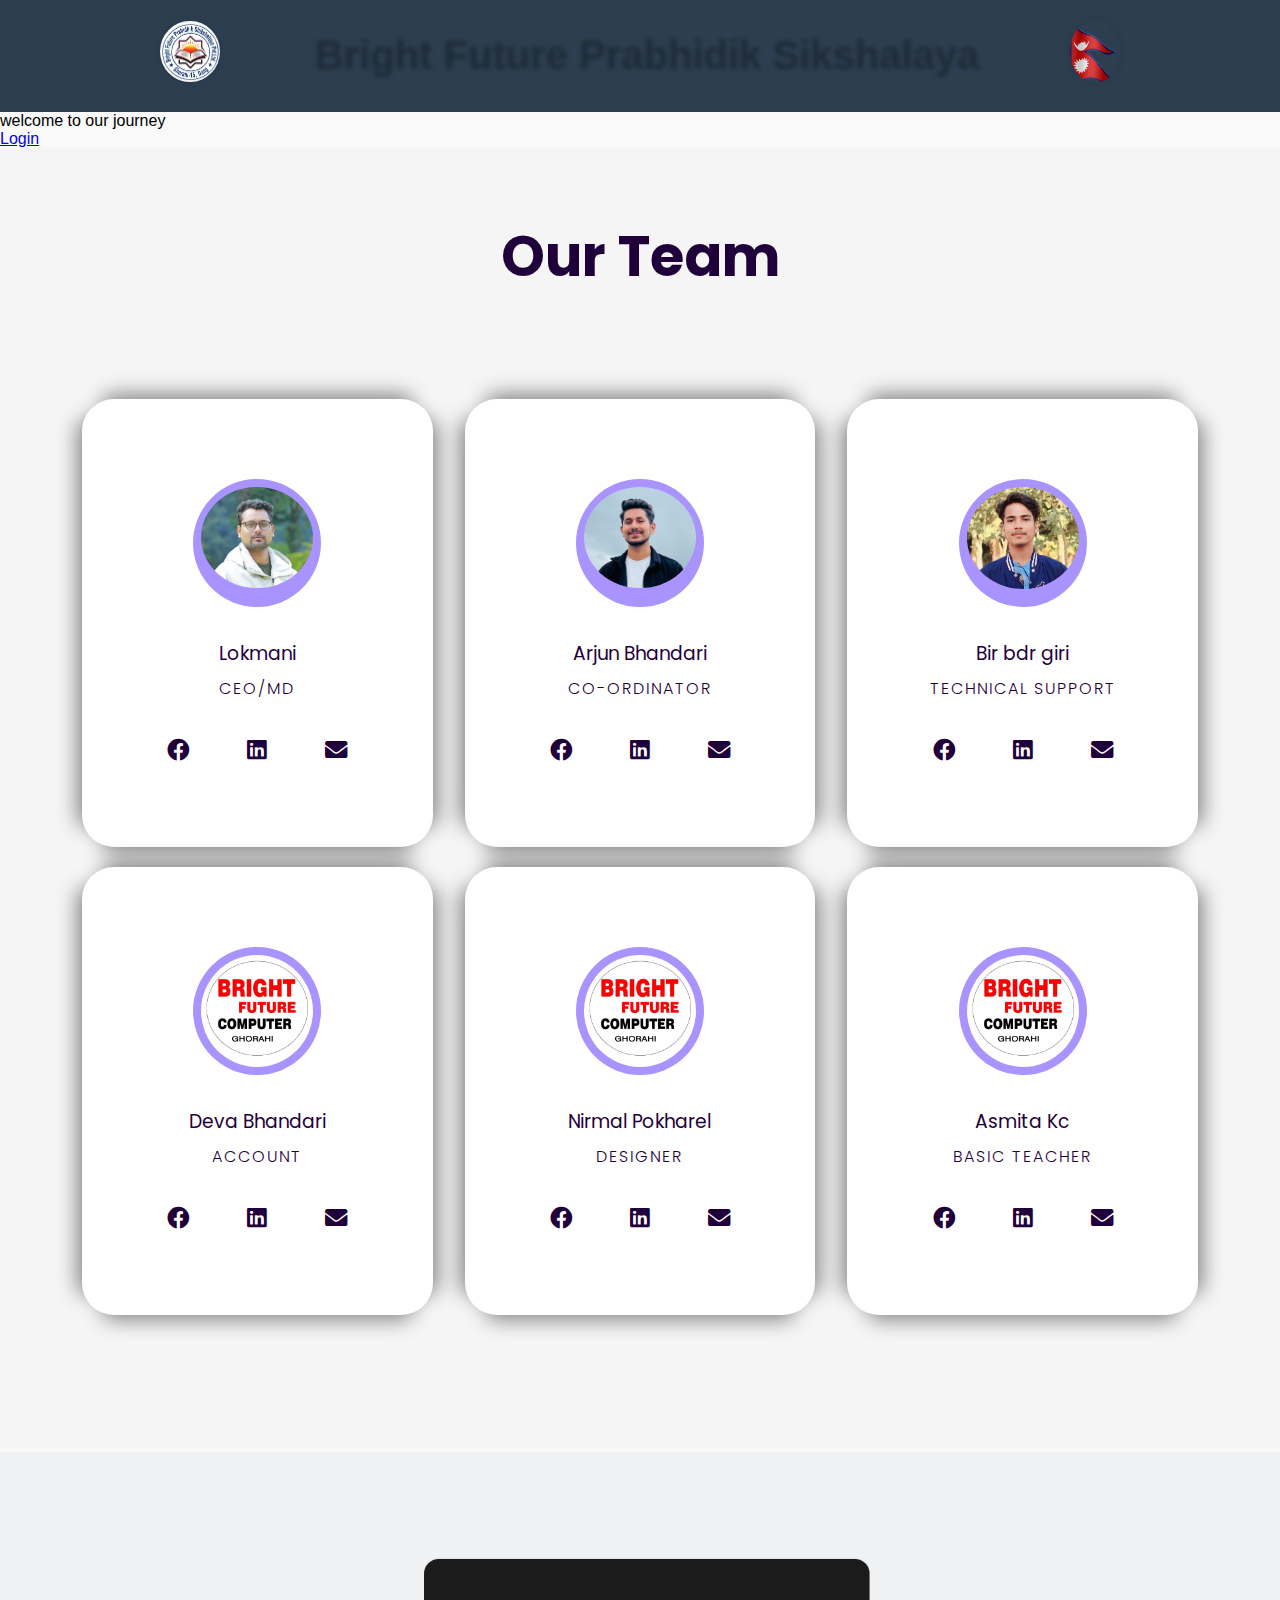
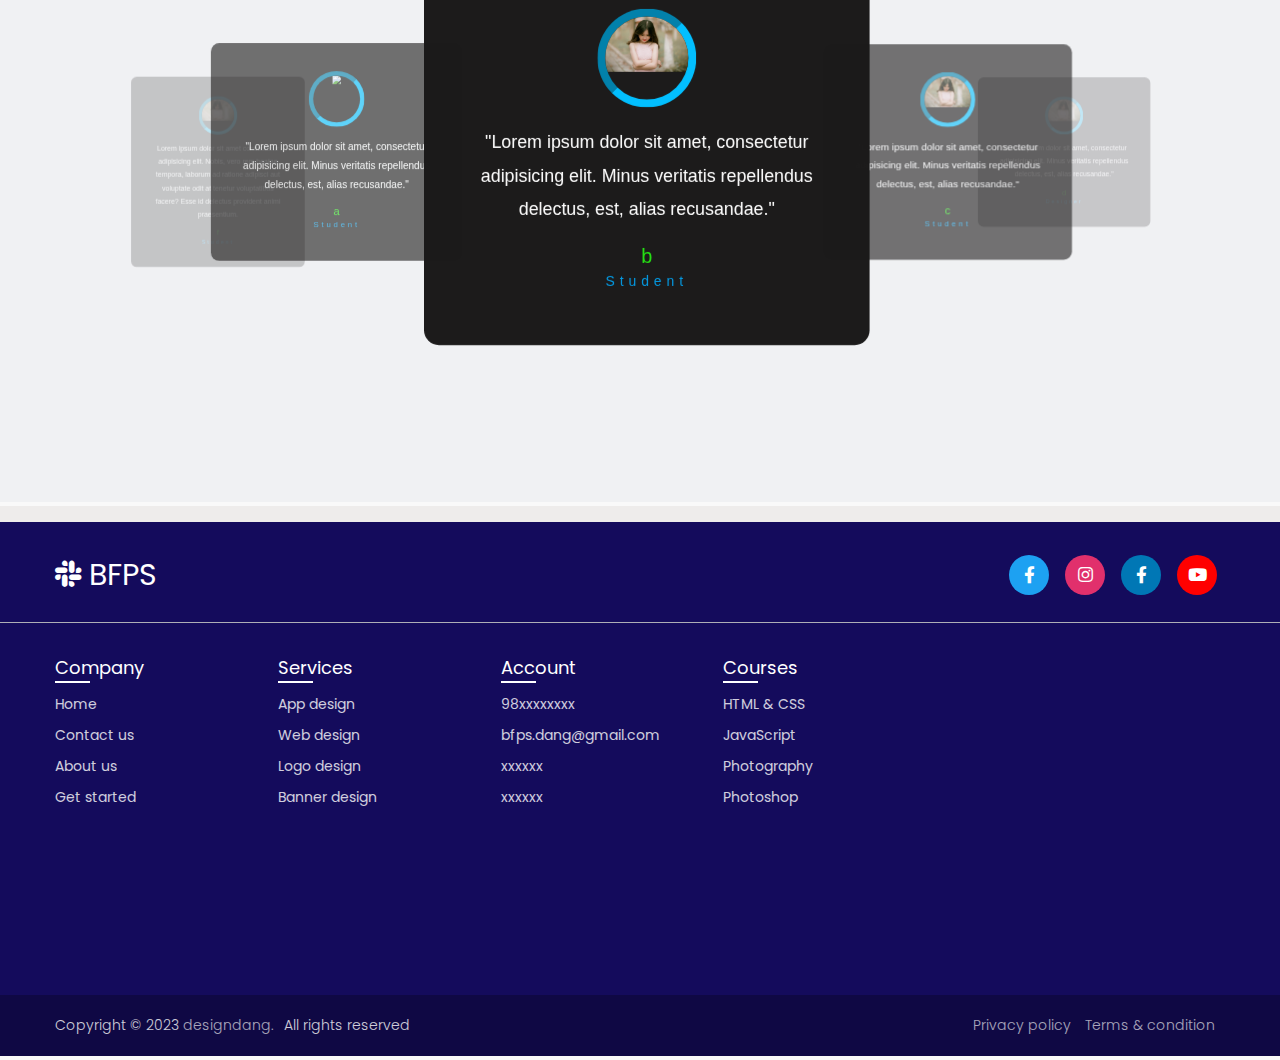
<file: index.html>
<!DOCTYPE html>
<html lang="en">
<head>
    <meta charset="UTF-8">
    <meta name="viewport" content="width=device-width, initial-scale=1.0">
    <title>BFPS</title>
    <link rel="stylesheet" href="css/style.css">
    <link rel="icon" href="assets/img/logo.jpg">
</head>
<body>
    <div class="container-fluid">
        <div class="container ">
            <div class="logo">
                <img src="assets/img/logo.jpg" alt="logo">
            </div>
            <h1><b>Bright Future Prabhidik Sikshalaya</b></h1>
            <div class="flag">
                <img src="assets/img/flag-nepal.gif" alt="flag">
                
            </div>
        </div>
        <div class="container text-center">
            <p id="currentDate"></p> <!-- Date appears first -->
            <p id="currentTime"></p> <!-- Time appears second -->
        </div>
    </div>

    <p>welcome to our journey</p>
    <!-- our login is available in NAV bar  -->
    <a href="login/login.html">Login</a>
    <div class="message_ceo">
        <p><strong></strong></p>
    </div>
    <object data="our team/our team.html" type="text/html" height="1300px" width="100%"></object>
    <object data="review/reviem.html" type="text/html" height="650px" width="100%"></object>
    <object data="footer/index.html" type="text/html" height="550px" width="100%"></object>
    <script src="main.js"></script>
</body>
</html>
</file>
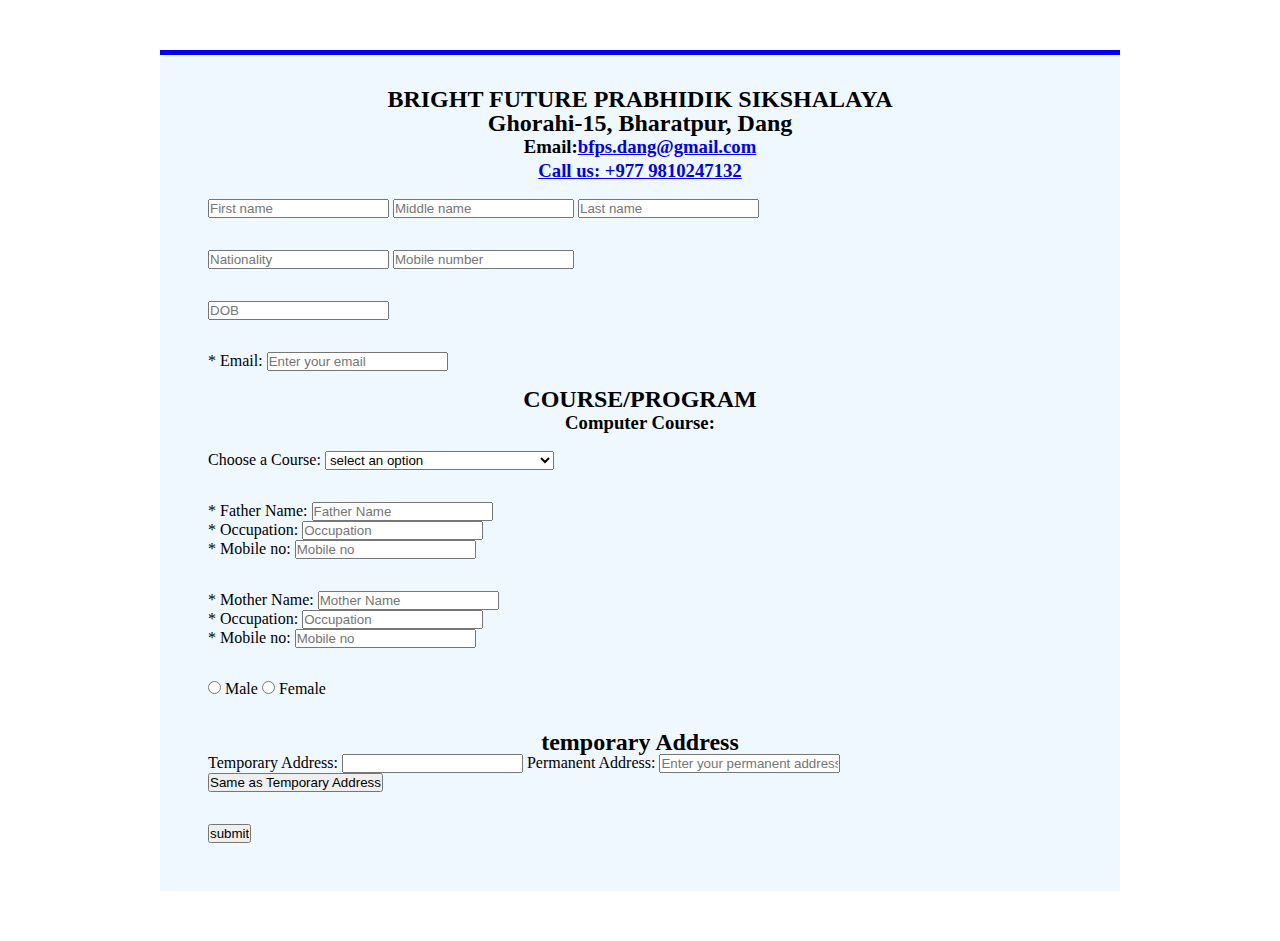
<file: form.html>
<!DOCTYPE html>
<html lang="en">
<head>
    <meta charset="UTF-8">
    <meta name="viewport" content="width=device-width, initial-scale=1.0">
    <title>Form</title>
    <link rel="stylesheet" type="text/css" href="css/form_css.css">
    <link rel="stylesheet" href="https://cdnjs.cloudflare.com/ajax/libs/font-awesome/6.5.1/css/all.min.css" integrity="sha512-DTOQO9RWCH3ppGqcWaEA1BIZOC6xxalwEsw9c2QQeAIftl+Vegovlnee1c9QX4TctnWMn13TZye+giMm8e2LwA==" crossorigin="anonymous" referrerpolicy="no-referrer" />
</head>
<body>
    <div class="container">
        <h2><strong>BRIGHT FUTURE PRABHIDIK SIKSHALAYA
            <br>Ghorahi-15, Bharatpur, Dang    
        </strong></h2>
        <h3>Email:<a href="mailto:bfps.dang@gmail.com">bfps.dang@gmail.com</a>
        </h3>
        <h3><a href="tel:+9779810247132">
            <i class="fas fa-phone-alt"></i> Call us: +977 9810247132
        </a></h3>

        <div class="form-container">
            <form>
                <div class="input-name">
                    <i class="fas fa-user"></i>
                    <input type="text" placeholder="First name"  class="name">
                    <span>
                        <input type="text" placeholder="Middle name" class="name">
                    </span>
                    <span>
                        <input type="text" placeholder="Last name" class="name">
                    </span>
                </div>

                <div class="input-name">
                    <i class="fa-solid fa-landmark"></i>
                    <input type="text" placeholder="Nationality" class="name">
                    <span>
                        <i class="fas fa-phone-alt"></i>
                        <input type="text" placeholder="Mobile number" class="name">
                    </span>
                </div>

                <div class="input-name">
                    <i class="fa-solid fa-calendar-days"></i>
                    <input type="text" placeholder="DOB" class="name">
                </div>

                <div class="input-name">
                    <span>*</span>
                    <i class="fa-solid fa-envelope"></i>
                    <label for="email">Email:</label>
                    <input type="text" id="email" name="email" placeholder="Enter your email" required>
                </div>
                <h2><strong>COURSE/PROGRAM</strong></h2>
                <h3>Computer Course:</h3>
                <div class="input-name">
                    <label for="course">Choose a Course: </label>

                    <select name="Course" id="Course" required>
                        <option value="">select an option</option>
                      <option value="Basic">Basic</option>
                      <option value="Diploma/Graphics">Diploma/Graphics</option>
                      <option value="Tally and Busy">Tally and Busy</option>
                      <option value="Tally">Tally</option>
                      <option value="Engineering AutoCAD">Engineering AutoCAD</option>
                      <option value="Computer Hardware and Repairing Class">Computer Hardware and Repairing</option>
                    </select>
                </div>

                <div class="input-name">
                    <span>*</span>
                    <i class="fas fa-user"></i>
                    <label for="F-name">Father Name:</label>
                    <input type="text" id="F-name" name="F-name" placeholder="Father Name" required>
                    <br><span>*</span>
                    <label for="Occpuation">Occupation:</label>
                    <input type="text" name="Occupation" id="Occupation" placeholder="Occupation" required>
                    <br><span>*</span>
                    <i class="fas fa-phone-alt"></i>
                    <label for="Mobile no">Mobile no:</label>
                    <input type="text" name="Mobile no " id="Mobile no" placeholder="Mobile no" required>
                </div>

                <div class="input-name">
                    <span>*</span>
                    <i class="fas fa-user"></i>
                    <label for="M-name">Mother Name:</label>
                    <input type="text" id="M-name" name="M-name" placeholder="Mother Name" required>
                    <br><span>*</span>
                    <label for="Occpuation">Occupation:</label>
                    <input type="text" name="Occupation" id="Occupation" placeholder="Occupation" required>
                    <br><span>*</span>
                    <i class="fas fa-phone-alt"></i>
                    <label for="Mobile no">Mobile no:</label>
                    <input type="text" name="Mobile no " id="Mobile no" placeholder="Mobile no" required>
                </div>

                <div class="input-name">
                    <input type="radio" class="radio-button" name="r">
                    <label>Male</label>

                    <input type="radio" class="radio-button" name="r">
                    <label>Female</label>
                </div>

                <!-- <div class="check_box"></div> -->
                <div class="input-name">
                    <!-- <input type="checkbox" class="check_button"> -->
                    <h2>temporary Address</h2>
                <label for="Province">Temporary Address:</label>
                    <input type="text" id="temporaryAddress" name="temporaryAddress">
                <!-- <input type="checkbox" class="check_button"> -->
                    <label for="permanentAddress">Permanent Address:</label>
                    <input type="text" id="permanentAddress" name="permanentAddress" placeholder="Enter your permanent address">
                    <br><button onclick="copyTemporaryToPermanent()">Same as Temporary Address</button>
                </div>
                <div class="input-name">
                    <input type="submit" class="check_button" value="submit">
                </div>
            </form>
        </div>

    </div>
    <script src="form.js"></script>
</body>
</html>
</file>
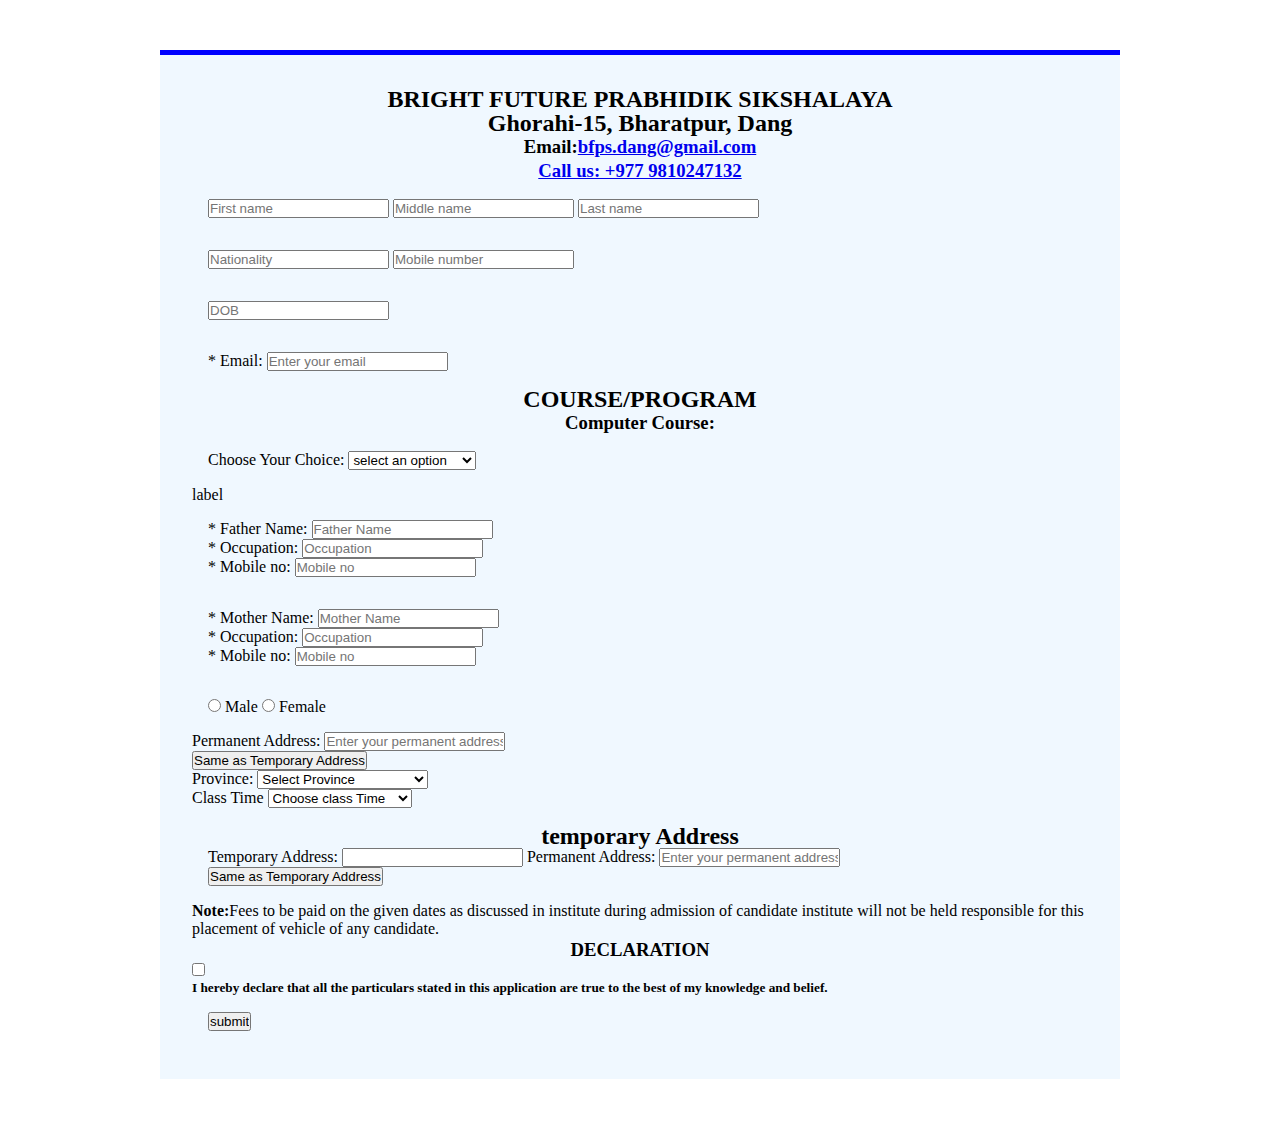
<file: form/form.html>
<!DOCTYPE html>
<html lang="en">
<head>
    <meta charset="UTF-8">
    <meta name="viewport" content="width=device-width, initial-scale=1.0">
    <title>Form</title>
    <link rel="stylesheet" type="text/css" href="../css/form_css.css">
    <link rel="stylesheet" href="https://cdnjs.cloudflare.com/ajax/libs/font-awesome/6.5.1/css/all.min.css" integrity="sha512-DTOQO9RWCH3ppGqcWaEA1BIZOC6xxalwEsw9c2QQeAIftl+Vegovlnee1c9QX4TctnWMn13TZye+giMm8e2LwA==" crossorigin="anonymous" referrerpolicy="no-referrer" />
</head>
<body>
    <div class="container">
        <h2><strong>BRIGHT FUTURE PRABHIDIK SIKSHALAYA
            <br>Ghorahi-15, Bharatpur, Dang    
        </strong></h2>
        <h3>Email:<a href="mailto:bfps.dang@gmail.com">bfps.dang@gmail.com</a>
        </h3>
        <h3><a href="tel:+9779810247132">
            <i class="fas fa-phone"></i> Call us: +977 9810247132
        </a></h3>

        <div class="form-container">
            <form>
                <div class="input-name">
                    <i class="fas fa-user"></i>
                    <input type="text" placeholder="First name"  class="name">
                    <span>
                        <input type="text" placeholder="Middle name" class="name">
                    </span>
                    <span>
                        <input type="text" placeholder="Last name" class="name">
                    </span>
                </div>

                <div class="input-name">
                    <i class="fa-solid fa-landmark"></i>
                    <input type="text" placeholder="Nationality" class="name">
                    <span>
                        <i class="fas fa-phone"></i>
                        <input type="number" placeholder="Mobile number" class="name">
                    </span>
                </div>

                <div class="input-name">
                    <i class="fa-solid fa-calendar-days"></i>
                    <input type="text" placeholder="DOB" class="name">
                </div>

                <div class="input-name">
                    <span>*</span>
                    <i class="fa-solid fa-envelope"></i>
                    <label for="email">Email:</label>
                    <input type="text" id="email" name="email" placeholder="Enter your email" required>
                </div>
                <h2><strong>COURSE/PROGRAM</strong></h2>
                <h3>Computer Course:</h3>
                <div class="input-name">
                    <label for="course">Choose Your Choice:</label>

                    <select name="Course" id="Course" required>
                        <option value="">select an option</option>
                      <option value="Computer">Computer Course</option>
                      <option value="Language">Language</option>
                    <option value="CTEVT">CTEVT</option>
                    <option value="Enquiry">Enquiry</option>
                    </select>
                </div>
                <div class="Computer">
                    label
                </div>

                <div class="input-name">
                    <span>*</span>
                    <i class="fas fa-user"></i>
                    <label for="F-name">Father Name:</label>
                    <input type="text" id="F-name" name="F-name" placeholder="Father Name" required>
                    <br><span>*</span>
                    <label for="Occpuation">Occupation:</label>
                    <input type="text" name="Occupation" id="Occupation" placeholder="Occupation" required>
                    <br><span>*</span>
                    <i class="fas fa-phone"></i>
                    <label for="Mobile no">Mobile no:</label>
                    <input type="number" name="Mobile no " id="Mobile no" placeholder="Mobile no" required>
                </div>

                <div class="input-name">
                    <span>*</span>
                    <i class="fas fa-user"></i>
                    <label for="M-name">Mother Name:</label>
                    <input type="text" id="M-name" name="M-name" placeholder="Mother Name" required>
                    <br><span>*</span>
                    <label for="Occpuation">Occupation:</label>
                    <input type="text" name="Occupation" id="Occupation" placeholder="Occupation" required>
                    <br><span>*</span>
                    <i class="fas fa-phone"></i>
                    <label for="Mobile no">Mobile no:</label>
                    <input type="number" name="Mobile no " id="Mobile no" placeholder="Mobile no" required>
                </div>

                <div class="input-name">
                    <input type="radio" class="radio-button" name="r">
                    <label>Male</label>

                    <input type="radio" class="radio-button" name="r">
                    <label>Female</label>
                </div>
                <div class="add">
                <label for="permanentAddress">Permanent Address:</label>
                <input type="text" id="permanentAddress" name="permanentAddress" placeholder="Enter your permanent address">
                <br><button onclick="copyTemporaryToPermanent()">Same as Temporary Address</button>
                <div class="mb-3">
                    <label for="province" class="form-label">Province:</label>
                    <select class="form-select" id="province">
                        <option selected>Select Province</option>
                        <option value="1">Koshi Province</option>
                        <option value="2">Madesh Province</option>
                        <option value="3">Bagmati Province</option>
                        <option value="4">Gandaki Province</option>
                        <option value="5">Lumbini Province</option>
                        <option value="6">Karnali Province</option>
                        <option value="7">Sudurpashchim Province</option>
                    </select>
                </div>

                <div class="mb-3">
                    <label for="class" class="form-label">Class Time</label>
                    <select class="form-select" id="class">
                        <option selected>Choose class Time </option>
                        <option value="1">5:30 am : 7:00 am</option>
                        <option value="2">7:00 am : 8:30 am</option>
                        <option value="3">8:30 am : 10:00 am</option>
                        <option value="4">10:00 am : 11:30 am</option>
                        <option value="5">11:30 am : 1:00 pm</option>
                        <option value="6">1:00 pm : 2:30 pm</option>
                        <option value="7">2:30 pm : 4:00 pm</option>
                        <option value="8">4:00 pm : 5:30 pm</option>
                        <option value="9">5:30 pm : 7:00 pm</option>
                    </select>
                <!-- <div class="check_box"></div> -->
                <div class="input-name">
                    <!-- <input type="checkbox" class="check_button"> -->
                    <h2>temporary Address</h2>
                <label for="Province">Temporary Address:</label>
                    <input type="text" id="temporaryAddress" name="temporaryAddress">
                <!-- <input type="checkbox" class="check_button"> -->
                    <label for="permanentAddress">Permanent Address:</label>
                    <input type="text" id="permanentAddress" name="permanentAddress" placeholder="Enter your permanent address">
                    <br><button onclick="copyTemporaryToPermanent()">Same as Temporary Address</button>
                </div>
                <div>
                    <p><strong>Note:</strong>Fees to be paid on the given dates as discussed in institute during admission of candidate institute will not be held responsible for this placement of vehicle of any candidate.</p>
                    <div class="declaration">
                        <h3>DECLARATION</h3>
                        <label for="agree-checkbox">
                            <input type="checkbox" id="agree-checkbox" name="agree-checkbox" required>
                        </label>
                        <h5>I hereby declare that all the particulars stated in this application are true to the best of my knowledge and belief.</h5>
                    </div>
                <div class="input-name">
                    <input type="submit" class="check_button" value="submit">
                </div>
            </form>
        </div>

    </div>
    <script src="form.js"></script>
    

</body>
</html>
</file>
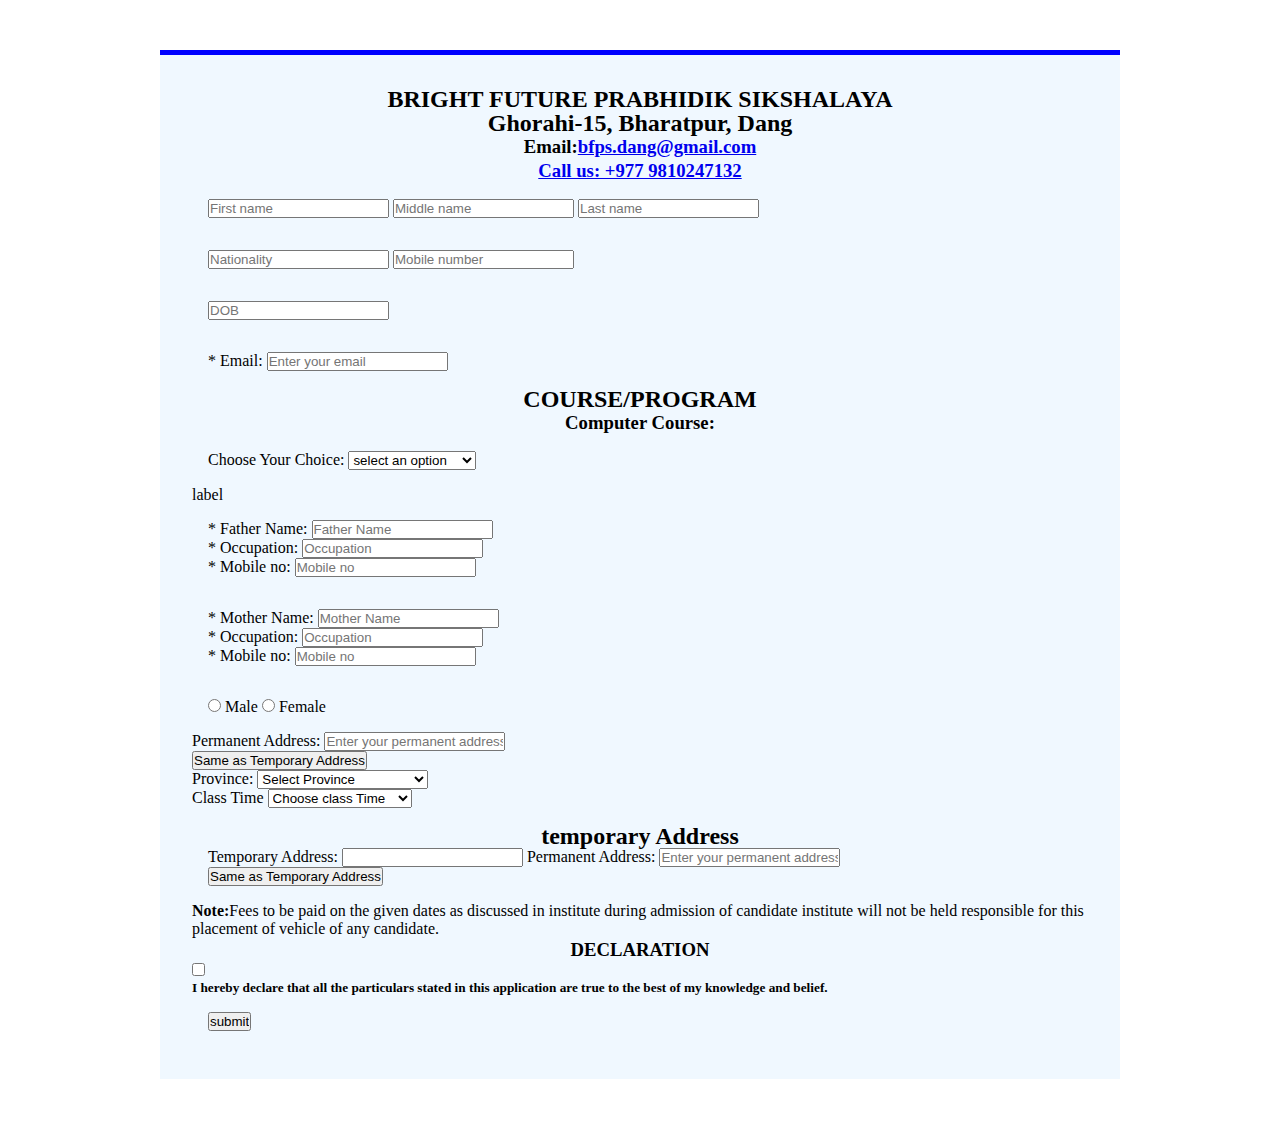
<file: form/nform.html>
<!DOCTYPE html>
<html lang="en">
<head>
    <meta charset="UTF-8">
    <meta name="viewport" content="width=device-width, initial-scale=1.0">
    <title>Form</title>
    <link rel="stylesheet" type="text/css" href="../css/form_css.css">
    <link rel="stylesheet" href="https://cdnjs.cloudflare.com/ajax/libs/font-awesome/6.5.1/css/all.min.css" integrity="sha512-DTOQO9RWCH3ppGqcWaEA1BIZOC6xxalwEsw9c2QQeAIftl+Vegovlnee1c9QX4TctnWMn13TZye+giMm8e2LwA==" crossorigin="anonymous" referrerpolicy="no-referrer" />
</head>
<body>
    <div class="container">
        <h2><strong>BRIGHT FUTURE PRABHIDIK SIKSHALAYA
            <br>Ghorahi-15, Bharatpur, Dang    
        </strong></h2>
        <h3>Email:<a href="mailto:bfps.dang@gmail.com">bfps.dang@gmail.com</a>
        </h3>
        <h3><a href="tel:+9779810247132">
            <i class="fas fa-phone"></i> Call us: +977 9810247132
        </a></h3>

        <div class="form-container">
            <form>
                <div class="input-name">
                    <i class="fas fa-user"></i>
                    <input type="text" placeholder="First name"  class="name">
                    <span>
                        <input type="text" placeholder="Middle name" class="name">
                    </span>
                    <span>
                        <input type="text" placeholder="Last name" class="name">
                    </span>
                </div>

                <div class="input-name">
                    <i class="fa-solid fa-landmark"></i>
                    <input type="text" placeholder="Nationality" class="name">
                    <span>
                        <i class="fas fa-phone"></i>
                        <input type="number" placeholder="Mobile number" class="name">
                    </span>
                </div>

                <div class="input-name">
                    <i class="fa-solid fa-calendar-days"></i>
                    <input type="text" placeholder="DOB" class="name">
                </div>

                <div class="input-name">
                    <span>*</span>
                    <i class="fa-solid fa-envelope"></i>
                    <label for="email">Email:</label>
                    <input type="text" id="email" name="email" placeholder="Enter your email" required>
                </div>
                <h2><strong>COURSE/PROGRAM</strong></h2>
                <h3>Computer Course:</h3>
                <div class="input-name">
                    <label for="course">Choose Your Choice:</label>

                    <select name="Course" id="Course" required>
                        <option value="">select an option</option>
                        <option value="Computer">Computer Course</option>
                        <option value="Language">Language</option>
                        <option value="CTEVT">CTEVT</option>
                        <option value="Enquiry">Enquiry</option>
                    </select>
                </div>
                <div class="Computer">
                    label
                </div>

                <div class="input-name">
                    <span>*</span>
                    <i class="fas fa-user"></i>
                    <label for="F-name">Father Name:</label>
                    <input type="text" id="F-name" name="F-name" placeholder="Father Name" required>
                    <br><span>*</span>
                    <label for="Occpuation">Occupation:</label>
                    <input type="text" name="Occupation" id="Occupation" placeholder="Occupation" required>
                    <br><span>*</span>
                    <i class="fas fa-phone"></i>
                    <label for="Mobile no">Mobile no:</label>
                    <input type="number" name="Mobile no " id="Mobile no" placeholder="Mobile no" required>
                </div>

                <div class="input-name">
                    <span>*</span>
                    <i class="fas fa-user"></i>
                    <label for="M-name">Mother Name:</label>
                    <input type="text" id="M-name" name="M-name" placeholder="Mother Name" required>
                    <br><span>*</span>
                    <label for="Occpuation">Occupation:</label>
                    <input type="text" name="Occupation" id="Occupation" placeholder="Occupation" required>
                    <br><span>*</span>
                    <i class="fas fa-phone"></i>
                    <label for="Mobile no">Mobile no:</label>
                    <input type="number" name="Mobile no " id="Mobile no" placeholder="Mobile no" required>
                </div>

                <div class="input-name">
                    <input type="radio" class="radio-button" name="r">
                    <label>Male</label>

                    <input type="radio" class="radio-button" name="r">
                    <label>Female</label>
                </div>
                <div class="add">
                    <label for="permanentAddress">Permanent Address:</label>
                    <input type="text" id="permanentAddress" name="permanentAddress" placeholder="Enter your permanent address">
                    <br><button onclick="copyTemporaryToPermanent()">Same as Temporary Address</button>
                    <div class="mb-3">
                        <label for="province" class="form-label">Province:</label>
                        <select class="form-select" id="province">
                            <option selected>Select Province</option>
                            <option value="1">Koshi Province</option>
                            <option value="2">Madesh Province</option>
                            <option value="3">Bagmati Province</option>
                            <option value="4">Gandaki Province</option>
                            <option value="5">Lumbini Province</option>
                            <option value="6">Karnali Province</option>
                            <option value="7">Sudurpashchim Province</option>
                        </select>
                    </div>

                    <div class="mb-3">
                        <label for="class" class="form-label">Class Time</label>
                        <select class="form-select" id="class">
                            <option selected>Choose class Time </option>
                            <option value="1">5:30 am : 7:00 am</option>
                            <option value="2">7:00 am : 8:30 am</option>
                            <option value="3">8:30 am : 10:00 am</option>
                            <option value="4">10:00 am : 11:30 am</option>
                            <option value="5">11:30 am : 1:00 pm</option>
                            <option value="6">1:00 pm : 2:30 pm</option>
                            <option value="7">2:30 pm : 4:00 pm</option>
                            <option value="8">4:00 pm : 5:30 pm</option>
                            <option value="9">5:30 pm : 7:00 pm</option>
                        </select>
                    </div>
                    <!-- <div class="check_box"></div> -->
                    <div class="input-name">
                        <!-- <input type="checkbox" class="check_button"> -->
                        <h2>temporary Address</h2>
                        <label for="Province">Temporary Address:</label>
                        <input type="text" id="temporaryAddress" name="temporaryAddress">
                        <!-- <input type="checkbox" class="check_button"> -->
                        <label for="permanentAddress">Permanent Address:</label>
                        <input type="text" id="permanentAddress" name="permanentAddress" placeholder="Enter your permanent address">
                        <br><button onclick="copyTemporaryToPermanent()">Same as Temporary Address</button>
                    </div>
                    <div>
                        <p><strong>Note:</strong>Fees to be paid on the given dates as discussed in institute during admission of candidate institute will not be held responsible for this placement of vehicle of any candidate.</p>
                        <div class="declaration">
                            <h3>DECLARATION</h3>
                            <label for="agree-checkbox">
                                <input type="checkbox" id="agree-checkbox" name="agree-checkbox" required>
                            </label>
                            <h5>I hereby declare that all the particulars stated in this application are true to the best of my knowledge and belief.</h5>
                        </div>
                        <div class="input-name">
                            <input type="submit" class="check_button" value="submit">
                        </div>
                    </div>
                </div>
            </form>
        </div>
    </div>
    <script src="form.js"></script>
</body>
</html>
</file>
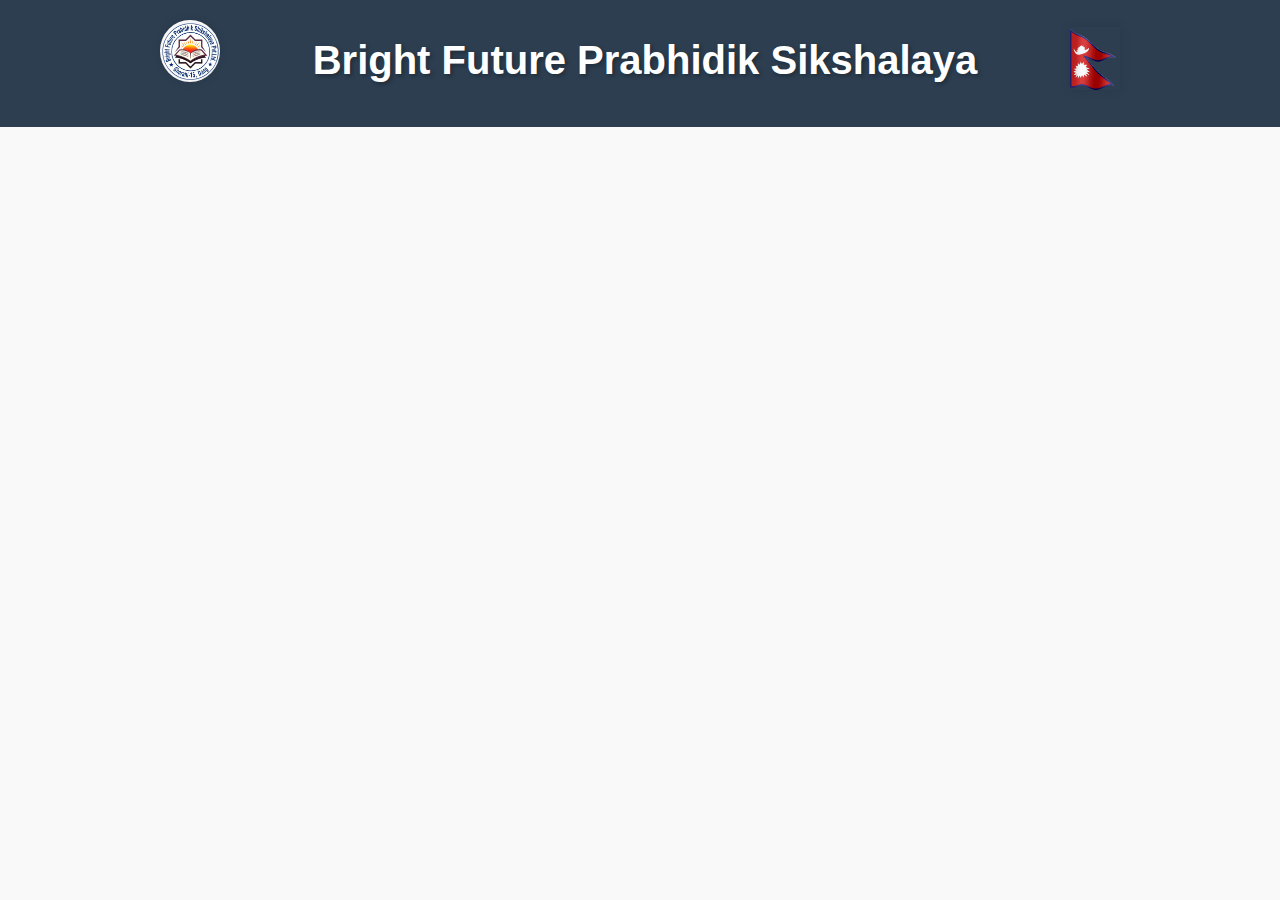
<file: header/header.html>
<!DOCTYPE html>
<html lang="en">
<head>
    <meta charset="UTF-8">
    <meta name="viewport" content="width=device-width, initial-scale=1.0">
    <title>Bright Future Prabhidik Sikshalaya</title>
    <link rel="stylesheet" href="style.css">
</head>
<body>
    <div class="container-fluid">
        <div class="container ">
            <div class="logo">
                <img src="../assets/img/logo.jpg" alt="logo">
            </div>
            <h1><b>Bright Future Prabhidik Sikshalaya</b></h1>
            <div class="flag">
                <img src="../assets/img/flag-nepal.gif" alt="flag">
                
            </div>
        </div>
        <div class="container text-center">
            <p id="currentDate"></p> <!-- Date appears first -->
            <p id="currentTime"></p> <!-- Time appears second -->
        </div>
    </div>
    <script src="../main.js"></script>

</body>
</html>
</file>
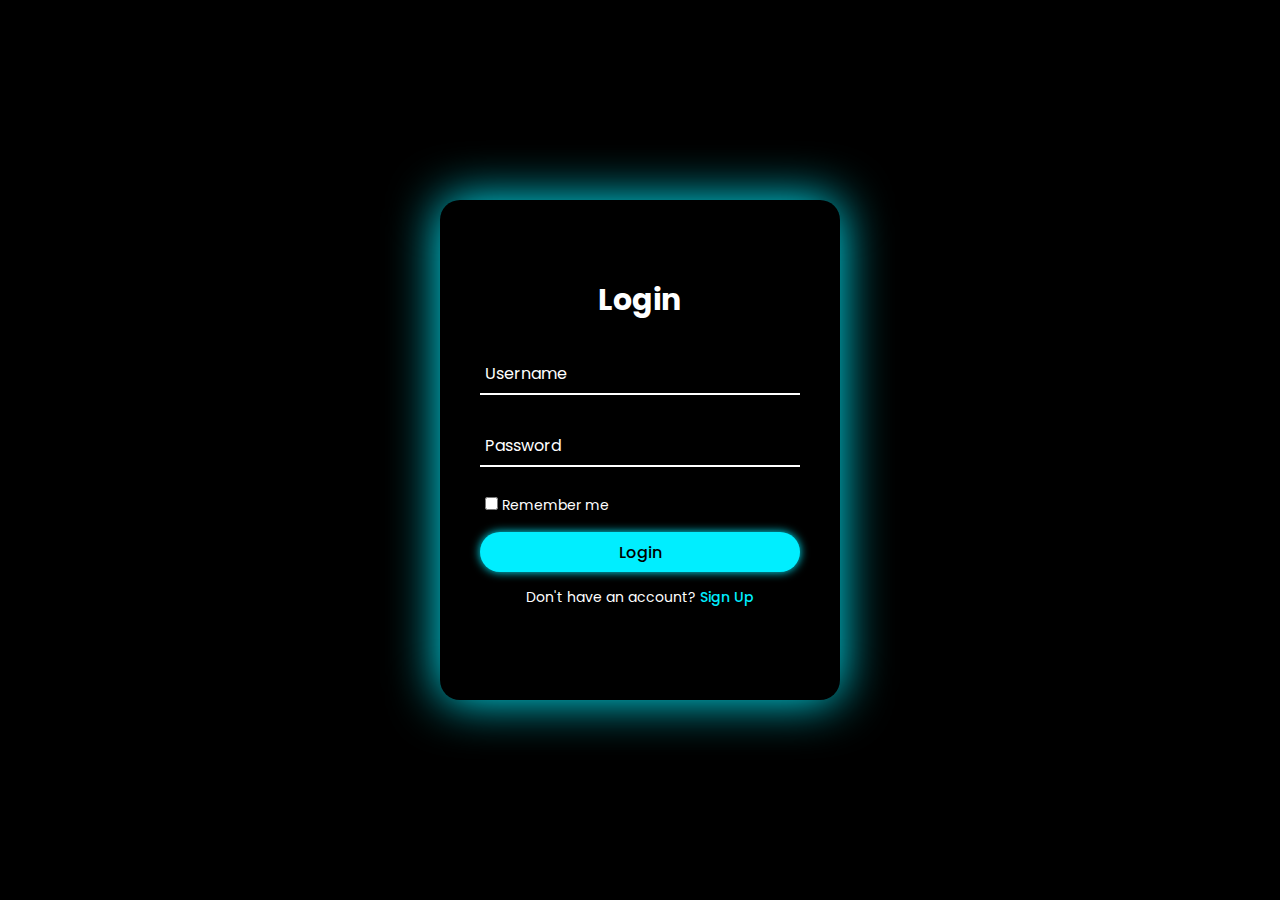
<file: login/login.html>
<!DOCTYPE html>
<html lang="en">
<head>
  <meta charset="UTF-8">
  <meta http-equiv="X-UA-Compatible" content="IE=edge">
  <meta name="viewport" content="width=device-width, initial-scale=1.0">
  <title>Login</title>
  <link rel="stylesheet" type="text/css" href="login.css">
</head>
<body>
  <div class="wrapper">
    <div class="form-wrapper sign-in">
      <form action="">
        <h2>Login</h2>
        <div class="input-group">
          <input type="text" required>
          <label for="">Username</label>
        </div>
        <div class="input-group">
          <input type="password" required>
          <label for="">Password</label>
        </div>
        <div class="remember">
          <label><input type="checkbox"> Remember me</label>
        </div>
        <button type="submit">Login</button>
        <div class="signUp-link">
          <p>Don't have an account? <a href="#" class="signUpBtn-link">Sign Up</a></p>
        </div>
      </form>
    </div>
    <div class="form-wrapper sign-up">
      <form action="">
        <h2>Sign Up</h2>
        <div class="input-group">
          <input type="text" required>
          <label for="">Username</label>
        </div>
        <div class="input-group">
          <input type="email" required>
          <label for="">Email</label>
        </div>
        <div class="input-group">
          <input type="password" required>
          <label for="">Password</label>
        </div>
        <div class="remember">
          <label><input type="checkbox"> I agree to the terms & conditions</label>
        </div>
        <button type="submit">Sign Up</button>
        <div class="signUp-link">
          <p>Already have an account? <a href="#" class="signInBtn-link">Sign In</a></p>
        </div>
      </form>
    </div>
  </div>
  <script src="login.js"></script>
</body>
</html>
</file>
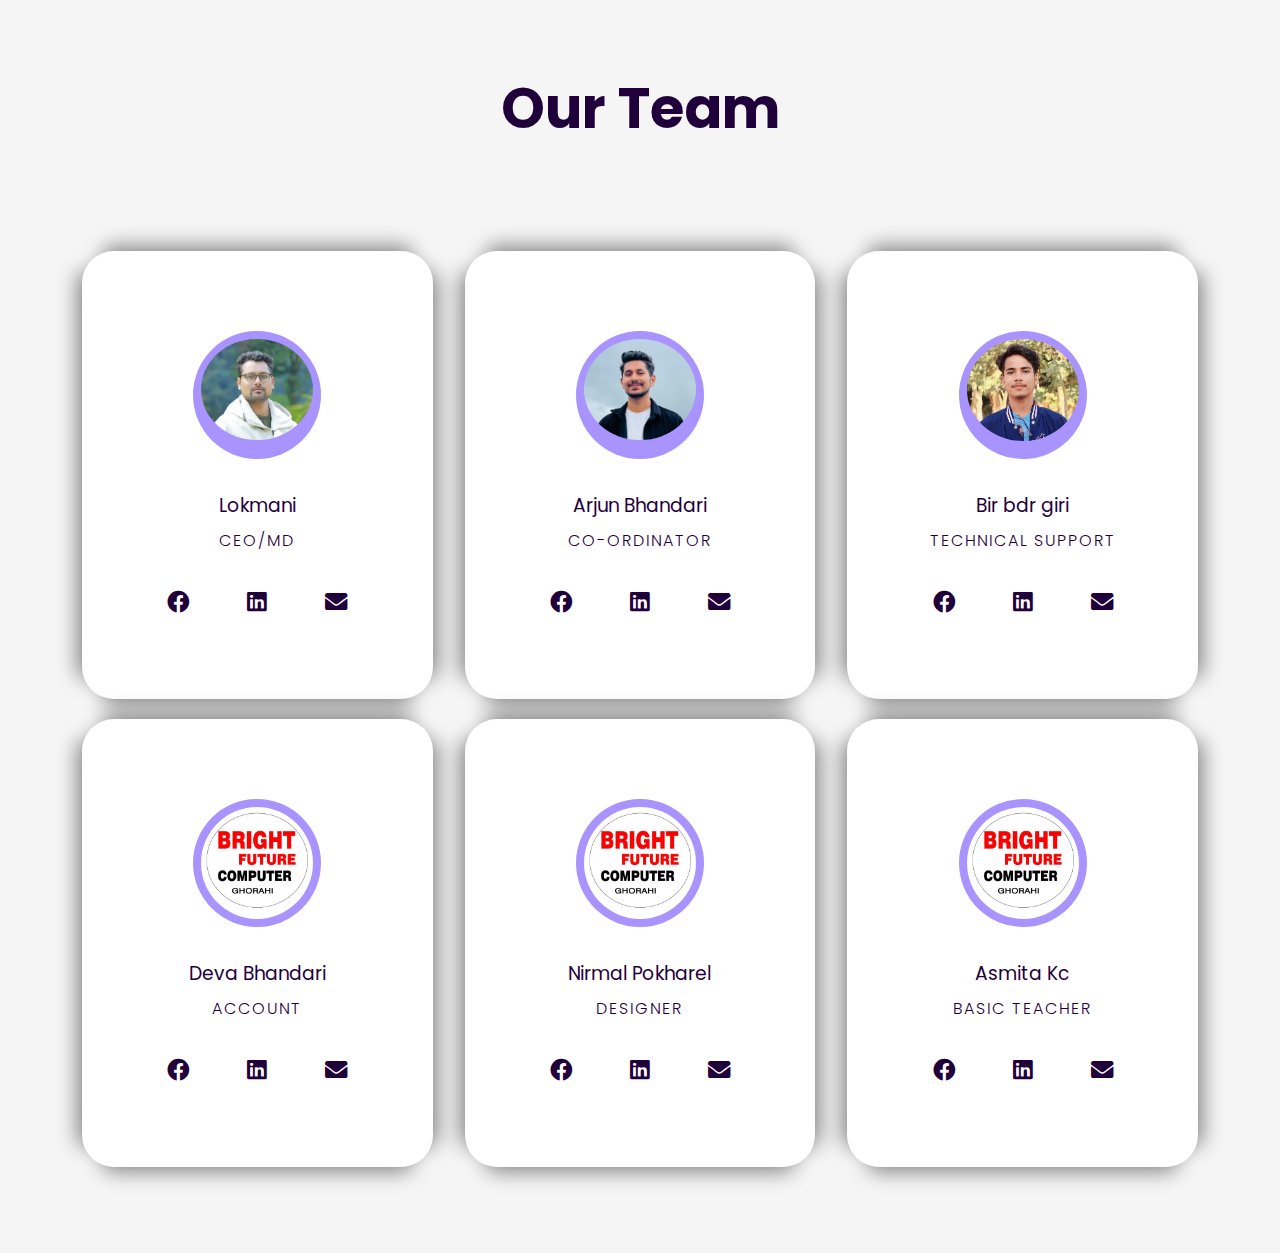
<file: our team/our team.html>
<!DOCTYPE html>
<html lang="en">
  <head>
    <meta name="viewport" content="width=device-width, initial-scale=1.0" />
    <title>Our Team Section</title>
    <!-- Font Awesome -->
    <link
      rel="stylesheet"
      href="https://cdnjs.cloudflare.com/ajax/libs/font-awesome/5.15.4/css/all.min.css"
    />
    <!-- Google Font -->
    <link
      href="https://fonts.googleapis.com/css2?family=Poppins:wght@300;500;600&display=swap"
      rel="stylesheet"
    />
    <!-- Stylesheet -->
    <link rel="stylesheet" href="team.css" />
  </head>
  <body>
    <section element>
      <div class="row">
        <h1>Our Team</h1>
      </div>
      <div class="row">
        <!-- Column 1-->
        <div class="column">
          <div class="card">
            <div class="img-container">
              <img src="/our team/Lokmani.jpg" />
            </div>
            <h3>Lokmani</h3>
            <p>CEO/MD</p>
            
            <div class="icons">
              <a href="#">
                <i class="fab fa-facebook"></i>
              </a>
              <a href="#">
                <i class="fab fa-linkedin"></i>
              </a>
              <a href="#">
                <i class="fas fa-envelope"></i>
              </a>
            </div>
          </div>
        </div>
        <!-- Column 2-->
        <div class="column">
          <div class="card">
            <div class="img-container">
              <img src="/our team/Arjun.jpg" />
            </div>
            <h3>Arjun Bhandari</h3>
            <p>Co-ordinator</p>
            <div class="icons">
              <a href="#">
                <i class="fab fa-facebook"></i>
              </a>
              <a href="#">
                <i class="fab fa-linkedin"></i>
              </a>
              <a href="#">
                <i class="fas fa-envelope"></i>
              </a>
            </div>
          </div>
        </div>
         <!-- Column 3-->
         <div class="column">
            <div class="card">
              <div class="img-container">
                <img src="/our team/Bir bdr.jpg" />
              </div>
              <h3>Bir bdr giri</h3>
              <p>Technical Support</p>
              <div class="icons">
                <a href="#">
                    <i class="fab fa-facebook"></i>
                </a>
                <a href="#">
                  <i class="fab fa-linkedin"></i>
                </a>
                <a href="#">
                  <i class="fas fa-envelope"></i>
                </a>
              </div>
            </div>
          </div>
           <!-- Column 4-->
        <div class="column">
            <div class="card">
              <div class="img-container">
                <img src="/our team/bfpslogo.jpg" />
              </div>
              <h3>Deva Bhandari</h3>
              <p>Account</p>
              <div class="icons">
                <a href="#">
                    <i class="fab fa-facebook"></i>
                </a>
                <a href="#">
                  <i class="fab fa-linkedin"></i>
                </a>
                <a href="#">
                  <i class="fas fa-envelope"></i>
                </a>
              </div>
            </div>
          </div>
           <!-- Column 5-->
        <div class="column">
            <div class="card">
              <div class="img-container">
                <img src="/our team/bfpslogo.jpg" />
              </div>
              <h3>Nirmal Pokharel</h3>
              <p> Designer </p>
              <div class="icons">
                <a href="#">
                    <i class="fab fa-facebook"></i>
                </a>
                <a href="#">
                  <i class="fab fa-linkedin"></i>
                </a>
                <a href="#">
                  <i class="fas fa-envelope"></i>
                </a>
              </div>
            </div>
          </div>
        <!-- Column 6-->
        <div class="column">
          <div class="card">
            <div class="img-container">
              <img src="/our team/bfpslogo.jpg" />
            </div>
            <h3>Asmita Kc</h3>
            <p>Basic Teacher</p>
            <div class="icons">
              <a href="#">
                <i class="fab fa-facebook"></i>
              </a>
              <a href="#">
                <i class="fab fa-linkedin"></i>
              </a>
              <a href="#">
                <i class="fas fa-envelope"></i>
              </a>
            </div>
          </div>
        </div>
      </div>
    </section>
  </body>
</html>
</file>
<file: css/form_css.css>
*{
    margin: 0;
    padding: 0;
    box-sizing: border-box;
}
.container{
    background-color: aliceblue;
    width: 75%;
    padding: 2rem;
    margin: 50px auto;
    border-top: 5px solid blue;

}
.container h2,h3{
    font-size: 24 px;
    line-height: 24px;
    text-align: center;
}

.input-name{
    width: 100%;
    position: relative;
    padding: 1rem;
    /* margin: 20px auto; */
}
</file>
<file: login/login.css>
@import url('https://fonts.googleapis.com/css2?family=Poppins:wght@300;400;500;600;700;800;900&display=swap');
* {
  margin: 0;
  padding: 0;
  box-sizing: border-box;
  font-family: 'Poppins', sans-serif;
}
body {
  display: flex;
  justify-content: center;
  align-items: center;
  min-height: 100vh;
  background: #000;
}
.wrapper {
  position: relative;
  width: 400px;
  height: 500px;
  background: #000;
  box-shadow: 0 0 50px #0ef;
  border-radius: 20px;
  padding: 40px;
  overflow: hidden;
}
.wrapper:hover {
  animation: animate 1s linear infinite;
}
@keyframes animate {
  100% {
    filter: hue-rotate(360deg);
  }
}
.form-wrapper {
  display: flex;
  justify-content: center;
  align-items: center;
  width: 100%;
  height: 100%;
  transition: 1s ease-in-out;
}
.wrapper.active .form-wrapper.sign-in {
  transform: translateY(-450px);
}
.wrapper .form-wrapper.sign-up {
  position: absolute;
  top: 450px;
  left: 0;
}
.wrapper.active .form-wrapper.sign-up {
  transform: translateY(-450px);
}
h2 {
  font-size: 30px;
  color: #fff;
  text-align: center;
}
.input-group {
  position: relative;
  margin: 30px 0;
  border-bottom: 2px solid #fff;
}
.input-group label {
  position: absolute;
  top: 50%;
  left: 5px;
  transform: translateY(-50%);
  font-size: 16px;
  color: #fff;
  pointer-events: none;
  transition: .5s;
}
.input-group input {
  width: 320px;
  height: 40px;
  font-size: 16px;
  color: #fff;
  padding: 0 5px;
  background: transparent;
  border: none;
  outline: none;
}
.input-group input:focus~label,
.input-group input:valid~label {
  top: -5px;
}
.remember {
  margin: -5px 0 15px 5px;
}
.remember label {
  color: #fff;
  font-size: 14px;
}
.remember label input {
  accent-color: #0ef;
}
button {
  position: relative;
  width: 100%;
  height: 40px;
  background: #0ef;
  box-shadow: 0 0 10px #0ef;
  font-size: 16px;
  color: #000;
  font-weight: 500;
  cursor: pointer;
  border-radius: 30px;
  border: none;
  outline: none;
}
.signUp-link {
  font-size: 14px;
  text-align: center;
  margin: 15px 0;
}
.signUp-link p {
  color: #fff;
}
.signUp-link p a {
  color: #0ef;
  text-decoration: none;
  font-weight: 500;
}
.signUp-link p a:hover {
  text-decoration: underline;
}
</file>
<file: our team/team.css>
* {
    padding: 0;
    margin: 0;
    box-sizing: border-box;
    font-family: "Poppins", sans-serif;
  }
  body {
    background-color: #f5f5f5;
  }
  .row {
    display: flex;
    flex-wrap: wrap;
    padding: 50px ;
    text-align: center;
  }
  .column {
    width: 90%;
    padding: 2em 5;
    margin: 0;
  }
  h1 {
    width: 100%;
    text-align: center;
    font-size: 3.5em;
    color: #1f003b;
  }
  .card {
    box-shadow: 0px -25px 20px -20px rgba(0, 0, 0, 0.45), 25px 0 20px -20px rgba(0, 0, 0, 0.45), 0px 25px 20px -20px rgba(0, 0, 0, 0.45), -25px 0 20px -20px rgba(0, 0, 0, 0.45);
    
    padding: 2rem;
    border-radius: 2rem; 
    margin-bottom: 20px;
    color: #1f003b;
    cursor: pointer;
    transition: 0.3s;
    background-color: #ffffff;
  }
  .card .img-container {
    width: 8em;
    height: 8em;
    background-color: #a993ff;
    padding: 0.5em;
    border-radius: 50%;
    margin: 0 auto 2em auto;
  }
  .card img {
    width: 100%;
    border-radius: 60%;
  }
  .card h3 {
    font-weight: 400;
  }
  .card p {
    font-weight: 300;
    text-transform: uppercase;
    margin: 0.5em 0 2em 0;
    letter-spacing: 2px;
  }
  .icons {
    width: 50%;
    min-width: 180px;
    margin: auto;
    display: flex;
    justify-content: space-between;
  }
  .card a {
    text-decoration: none;
    color: inherit;
    font-size: 1.4em;
  }
  .card:hover {
    background: linear-gradient(#6045ea, #8567f7);
    color: #ffffff;
  }
  .card:hover .img-container {
    transform: scale(1.15);
  }
  @media screen and (min-width: 768px) {
    section {
      padding: 1em 7em;
    }
  }
  @media screen and (min-width: 992px) {
    section {
      padding: 1em;
    }
    .card {
      padding: 5em 1em;
    }
    .column {
      flex: 0 0 33.33%;
      max-width: 33.33%;
      padding: 0 1em;
    }
  }
</file>
<file: css/style.css>
/* Resetting default margin and padding */
* {
    margin: 0;
    padding: 0;
    box-sizing: border-box;
  }
  @keyframes fireAnimation {
    0% { background-position: 0 0; }
    100% { background-position: 100% 0;
     }
    }
  /* Body styles */
  body {
    font-family: 'Segoe UI', Tahoma, Geneva, Verdana, sans-serif;
    background-color: #f9f9f9;
  }
  
  /* Container styles */
  .container-fluid {
    padding: 20px;
    background-color: #2c3e50; /* Dark blue background */
  }
  
  .container {
    max-width: 960px; /* Adjust width as needed */
    margin: 0 auto;
    display: flex;
    justify-content: space-between;
    align-items: center;
  }
  
  /* Logo styles */
  .logo img {
    width: 60px; /* Adjust size as needed */
    height: auto;
    border-radius: 50%; /* Rounded corners for the logo */
    box-shadow: 0 0 10px rgba(0, 0, 0, 0.1); /* Shadow effect */
  }
  
  /* Title styles */
  h1 {
    font-size: 40px;
    color: #ffffff; /* White text color */
     text-shadow: 2px 2px 4px rgba(0, 0, 0, 0.3); /* Text shadow for better visibility */
  background-image: url(https://www.google.com/search?sca_esv=0ca6e4b78dce1108&rlz=1C1KNTJ_enNP1046NP1046&sxsrf=ACQVn08bmD8DNhJ_CeqsHgG5dFKTnXLQtg:1711017639241&q=background-image:+url(ef5e4b4d024c66b42311e337ae8ab4cc.gif&tbm=isch&source=lnms&sa=X&ved=2ahUKEwjujN20lYWFAxWeSGwGHZAABpgQ0pQJegQIChAB&biw=1280&bih=551&dpr=1.5#imgrc=CBYvoNJGA3f3hMef5e4b4d024c66b42311e337ae8ab4cc.gif);
  background-repeat: no-repeat;
  background-position: center;
  color: transparent;
  background-clip: text;
  }
  .object{
    padding: 0;
    margin: 0;
  }
  
  
  /* Flag styles */
  .flag img {
    width: 50px; /* Adjust size as needed */
    height: auto;
    border-radius: 50%; /* Rounded corners for the flag */
    box-shadow: 0 0 10px rgba(0, 0, 0, 0.1); /* Shadow effect */
  }
  
  /* Date and Time container */
  .date-time-container {
    display: flex;
    flex-direction: column;
    align-items: center;
    margin-left: 10px; /* Add space between flag and date/time */
  }
  
  /* Date and Time styles */
  #currentDate,
  #currentTime {
    font-size: 18px;
    color: #ffffff; /* White text color */
    margin-top: 5px; /* Add space between date and time */
  }
  
  /* Responsive adjustments */
  @media (max-width: 768px) {
    .container {
      flex-direction: column;
      align-items: center;
    }
  
    .logo img {
      margin-bottom: 1rem; /* Adjust margin for logo */
    }
  }
</file>
<file: header/style.css>
/* Resetting default margin and padding */
* {
    margin: 0;
    padding: 0;
    box-sizing: border-box;
}

@keyframes fireAnimation {
    0% { background-position: 0 0; }
    100% { background-position: 100% 0;}
}

/* Body styles */
body {
    font-family: 'Segoe UI', Tahoma, Geneva, Verdana, sans-serif;
    background-color: #f9f9f9;
}

/* Container styles */
.container-fluid {
    padding: 20px;
    background-color: #2c3e50; /* Dark blue background */
}

.container {
    max-width: 960px; /* Adjust width as needed */
    margin: 0 auto;
    display: flex;
    justify-content: space-between;
    align-items: center;
}

/* Logo styles */
.logo img {
    width: 60px; /* Adjust size as needed */
    height: auto;
    border-radius: 50%; /* Rounded corners for the logo */
    box-shadow: 0 0 10px rgba(0, 0, 0, 0.1); /* Shadow effect */
    margin-bottom: 1rem;
}

/* Title styles */
h1 {
    font-size: 40px;
    color: #ffffff; /* White text color */
    text-shadow: 2px 2px 4px rgba(0, 0, 0, 0.3); /* Text shadow for better visibility */
    /* background-image: url(images.jpeg);
    background-repeat: no-repeat;
    background-position: center;
    color: transparent;
    background-clip: text; */
}

/* Flag styles */
.flag img {
    width: 50px; /* Adjust size as needed */
    height: auto;
    border-radius: 0%; /* Rounded corners for the flag */
    box-shadow: 0 0 10px rgba(0, 0, 0, 0.1); /* Shadow effect */
}

/* Date and Time container */
.date-time-container {
    display: flex;
    flex-direction: column;
    align-items: center;
    margin-left: 10px; /* Add space between flag and date/time */
}

/* Date and Time styles */
#currentDate,
#currentTime {
    font-size: 18px;
    color: #ffffff; /* White text color */
    margin-top: 5px; /* Add space between date and time */
}

/* Responsive adjustments */
@media only screen and (max-width: 480px) {
    /* Adjustments for mobile phones */
    .container {
        flex-direction: column;
        align-items: center;
    }

    .logo img {
        width: 50px; /* Adjust size for smaller screens */
    }

    h1 {
        font-size: 30px; /* Adjust font size for smaller screens */
    }

    .flag img {
        width: 40px; /* Adjust size for smaller screens */
    }

    #currentDate,
    #currentTime {
        font-size: 16px; /* Adjust font size for smaller screens */
    }
}

@media only screen and (min-width: 481px) and (max-width: 1024px) {
    /* Adjustments for tablets and small laptops */
    .container {
        justify-content: center; /* Center content */
    }
}

@media only screen and (min-width: 1025px) {
    /* Adjustments for laptops, desktops, and larger */
    .container {
        justify-content: space-between; /* Reset to default */
    }
}
</file>
